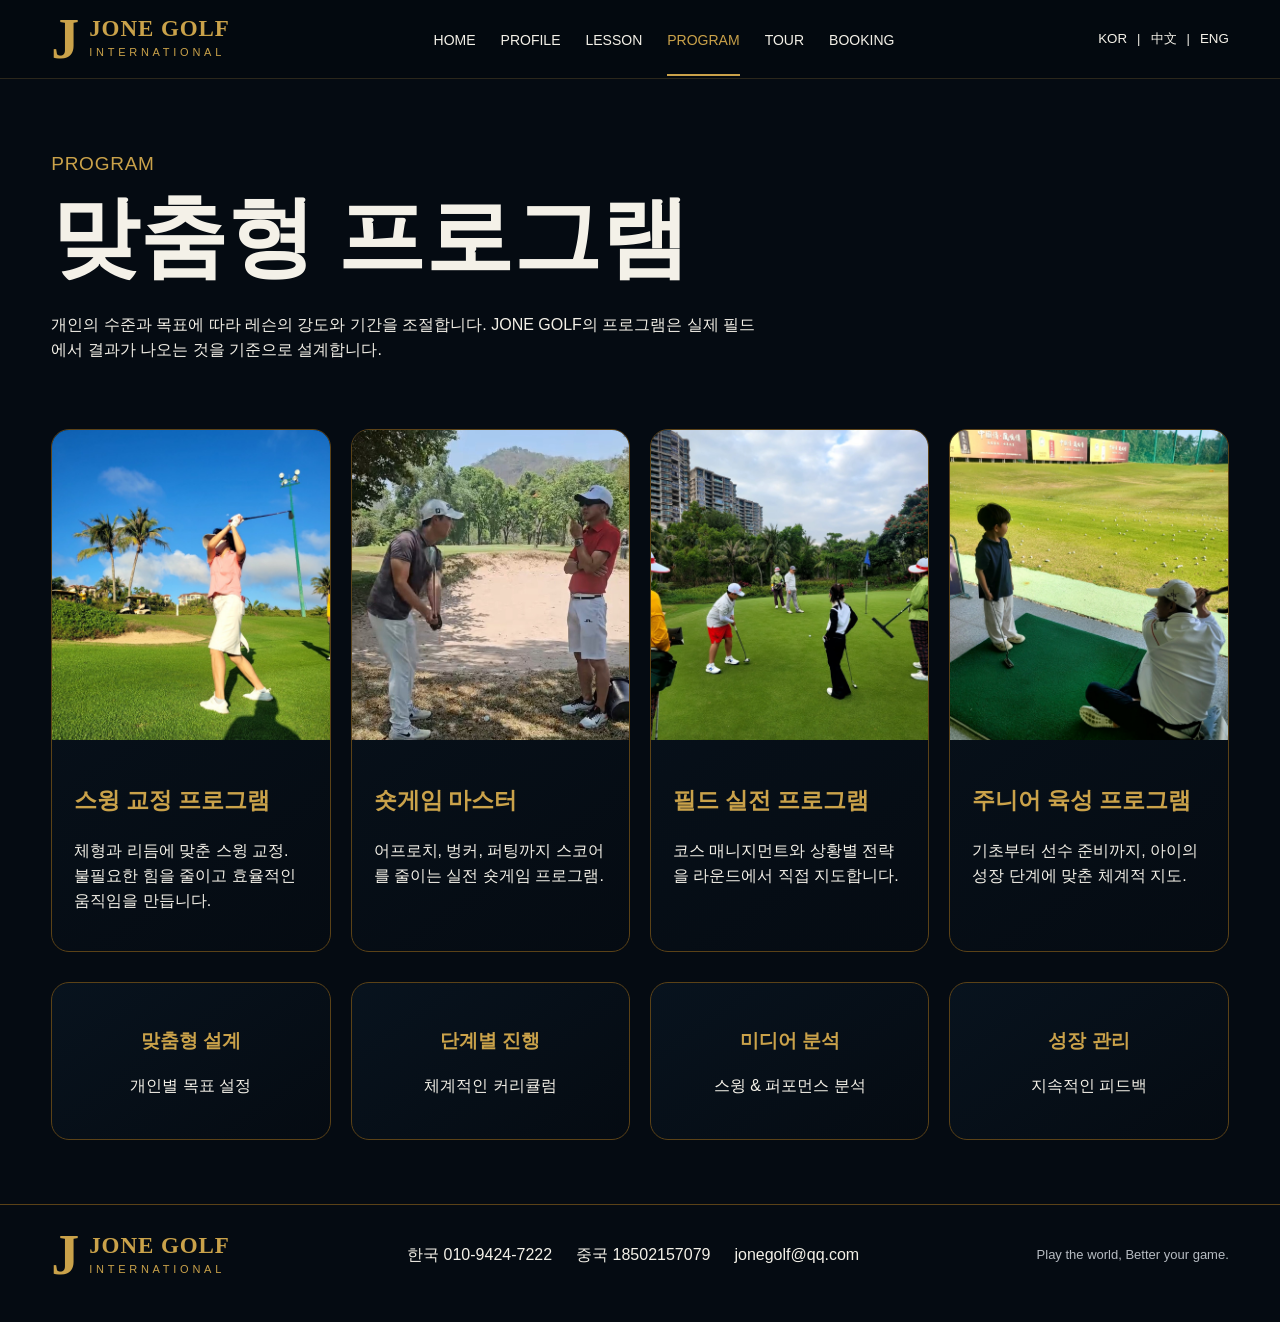
<file: program.html>
<!doctype html>
<html lang="ko">
<head>
<meta charset="utf-8"><meta name="viewport" content="width=device-width,initial-scale=1,viewport-fit=cover">
<meta name="theme-color" content="#050b12">
<title>PROGRAM | JONE GOLF</title>
<link rel="manifest" href="manifest.webmanifest">
<link rel="icon" href="assets/icon-192.png">
<link rel="stylesheet" href="styles.css">
</head>
<body class="">

<header class="header">
  <div class="container header-inner">
    <a class="brand" href="index.html"><span class="brand-j">J</span><span class="brand-text"><b>JONE GOLF</b><span>INTERNATIONAL</span></span></a>
    <nav class="nav">
      <a href="index.html">HOME</a>
      <a href="profile.html" data-i18n="profile">PROFILE</a>
      <a href="lesson.html" data-i18n="lesson">LESSON</a>
      <a href="program.html" class="active" data-i18n="program">PROGRAM</a>
      <a href="tour.html" data-i18n="tour">TOUR</a>
      <a href="booking.html" data-i18n="booking">BOOKING</a>
    </nav>
    <div class="lang"><button data-lang="ko">KOR</button><span>|</span><button data-lang="zh">中文</button><span>|</span><button data-lang="en">ENG</button></div>
    <button class="mobile-menu" aria-label="menu">☰</button>
  </div>
</header>


<main>
<section class="program-hero container">
  <div class="kicker">PROGRAM</div>
  <h1 class="page-title">맞춤형 프로그램</h1>
  <p style="max-width:720px">개인의 수준과 목표에 따라 레슨의 강도와 기간을 조절합니다. JONE GOLF의 프로그램은 실제 필드에서 결과가 나오는 것을 기준으로 설계합니다.</p>
</section>
<section class="container section" style="padding-top:20px">
  <div class="grid program-grid">
    <article class="card program-card"><img src="3211.jpg" alt="Swing program"><div class="body"><h3>스윙 교정 프로그램</h3><p>체형과 리듬에 맞춘 스윙 교정. 불필요한 힘을 줄이고 효율적인 움직임을 만듭니다.</p></div></article>
    <article class="card program-card"><img src="3476.jpg" alt="Short game program"><div class="body"><h3>숏게임 마스터</h3><p>어프로치, 벙커, 퍼팅까지 스코어를 줄이는 실전 숏게임 프로그램.</p></div></article>
    <article class="card program-card"><img src="3060.jpg" alt="Field program"><div class="body"><h3>필드 실전 프로그램</h3><p>코스 매니지먼트와 상황별 전략을 라운드에서 직접 지도합니다.</p></div></article>
    <article class="card program-card"><img src="2829.jpg" alt="Junior program"><div class="body"><h3>주니어 육성 프로그램</h3><p>기초부터 선수 준비까지, 아이의 성장 단계에 맞춘 체계적 지도.</p></div></article>
  </div>
  <div class="grid feature-row">
    <div class="card"><h3 class="gold">맞춤형 설계</h3><p>개인별 목표 설정</p></div>
    <div class="card"><h3 class="gold">단계별 진행</h3><p>체계적인 커리큘럼</p></div>
    <div class="card"><h3 class="gold">미디어 분석</h3><p>스윙 & 퍼포먼스 분석</p></div>
    <div class="card"><h3 class="gold">성장 관리</h3><p>지속적인 피드백</p></div>
  </div>
</section>
</main>


<footer class="footer">
  <div class="container footer-row">
    <div class="brand"><span class="brand-j">J</span><span class="brand-text"><b>JONE GOLF</b><span>INTERNATIONAL</span></span></div>
    <div class="contacts">
      <a href="tel:01094247222">한국 010-9424-7222</a>
      <a href="tel:18502157079">중국 18502157079</a>
      <a href="mailto:jonegolf@qq.com">jonegolf@qq.com</a>
    </div>
    <div class="small">Play the world, Better your game.</div>
  </div>
</footer>

<script src="app.js"></script>
</body></html>
</file>
<file: styles.css>
:root{
  --bg:#050b12; --panel:#07111c; --panel2:#0b1723; --gold:#caa24a;
  --gold2:#e0b856; --text:#f4f1e8; --muted:#b7bcc2; --line:#5b4217;
  --cream:#f6f1e6; --ink:#0b1d35; --radius:18px;
}
*{box-sizing:border-box}
html{scroll-behavior:smooth}
body{margin:0;background:var(--bg);color:var(--text);font-family:Arial,"Noto Sans KR",sans-serif;line-height:1.55}
a{text-decoration:none;color:inherit}
img,video{max-width:100%;display:block}
.container{width:min(1180px,92vw);margin:auto}
.gold{color:var(--gold)}
.serif{font-family:Georgia,"Times New Roman",serif}
.header{position:sticky;top:0;z-index:40;background:rgba(4,10,16,.96);border-bottom:1px solid rgba(202,162,74,.2);backdrop-filter:blur(10px)}
.header-inner{height:78px;display:flex;align-items:center;justify-content:space-between;gap:20px}
.brand{display:flex;align-items:center;gap:10px;color:var(--gold)}
.brand-j{font:700 56px Georgia;line-height:.8}
.brand-text b{display:block;font:700 23px Georgia;letter-spacing:.04em}
.brand-text span{display:block;font-size:11px;letter-spacing:.34em;margin-top:2px}
.nav{display:flex;align-items:center;gap:25px;font-size:14px}
.nav a{padding:28px 0 23px;border-bottom:2px solid transparent}
.nav a.active,.nav a:hover{color:var(--gold);border-color:var(--gold)}
.lang{display:flex;gap:10px;font-size:13px}
.lang button{background:none;border:0;color:var(--text);padding:0;cursor:pointer}
.lang button:hover{color:var(--gold)}
.mobile-menu{display:none;border:0;background:none;color:white;font-size:28px}
.page-title{font:700 clamp(48px,7vw,88px) Georgia;margin:0}
.kicker{color:var(--gold);letter-spacing:.04em;font-size:19px}
.btn{display:inline-flex;align-items:center;gap:10px;padding:14px 24px;border-radius:7px;background:var(--gold);color:#111;font-weight:700;border:0;cursor:pointer}
.btn-outline{background:transparent;color:var(--gold);border:1px solid var(--gold)}
.section{padding:64px 0}
.card{background:linear-gradient(145deg,#08131e,#050b12);border:1px solid var(--line);border-radius:var(--radius)}
.grid{display:grid;gap:20px}
.footer{border-top:1px solid var(--line);padding:28px 0 44px;color:var(--muted)}
.footer-row{display:flex;justify-content:space-between;gap:28px;align-items:center;flex-wrap:wrap}
.contacts{display:flex;gap:24px;flex-wrap:wrap}
.contacts a{color:var(--text)}
.small{font-size:13px;color:var(--muted)}
.bottom-nav{display:none}

/* Home */
.home{min-height:100svh;position:relative;overflow:hidden;background:#000}
.home video{position:absolute;inset:0;width:100%;height:100%;object-fit:cover;opacity:.82}
.home::after{content:"";position:absolute;inset:0;background:linear-gradient(90deg,rgba(0,0,0,.84) 0%,rgba(0,0,0,.35) 52%,rgba(0,0,0,.35) 100%),linear-gradient(0deg,#020605 0%,transparent 38%)}
.home-content{position:relative;z-index:2;min-height:calc(100svh - 78px);display:flex;flex-direction:column;justify-content:flex-end;padding:40px 0 48px}
.home-copy{max-width:600px;margin-bottom:90px}
.home-script{font:italic 43px Georgia;color:var(--gold);line-height:1.18;margin-bottom:26px}
.home-copy h1{font:700 clamp(50px,8vw,95px) Georgia;margin:0 0 20px}
.home-copy .ko{font-size:30px;margin:12px 0}
.home-copy .zh{font-size:18px;color:#ddd}
.home-links{display:grid;grid-template-columns:repeat(5,1fr);gap:0;background:rgba(5,14,16,.62);border-top:1px solid rgba(202,162,74,.4);border-bottom:1px solid rgba(202,162,74,.25)}
.home-links a{text-align:center;padding:20px 8px;border-right:1px solid rgba(255,255,255,.15)}
.home-links a:last-child{border-right:0}
.home-links strong{display:block;color:var(--gold);font-size:22px;margin-bottom:6px}
.scroll-mark{text-align:center;margin-top:24px;color:#eee}

/* Profile */
.profile-hero{display:grid;grid-template-columns:1fr 1.05fr;min-height:580px;background:#030506}
.profile-photo{background:url('assets/8145.jpg') center/cover no-repeat;min-height:580px}
.profile-copy{padding:60px;display:flex;flex-direction:column;justify-content:center}
.profile-copy h1{font:700 clamp(48px,6vw,84px) Georgia;margin:4px 0}
.profile-copy .big{font:700 76px Georgia;color:var(--gold);line-height:1}
.profile-stats{grid-template-columns:repeat(4,1fr);margin-top:0}
.profile-stats .card{padding:28px 22px;border-radius:0;text-align:center}
.profile-stats h3{color:var(--gold);font:700 21px Georgia;margin:10px 0}
.profile-detail{grid-template-columns:1fr 1fr;margin-top:28px}
.profile-detail .card{padding:30px}
.profile-detail h2{color:var(--gold);font:700 28px Georgia;margin-top:0}
.timeline{border-left:2px solid var(--gold);padding-left:20px}
.timeline p{margin:0 0 20px}

/* Lesson */
.lesson-hero{grid-template-columns:1fr 1fr;align-items:center}
.lesson-hero .copy{padding:26px}
.lesson-hero img{height:500px;width:100%;object-fit:contain;background:#030303;border:1px solid var(--line)}
.lesson-cards{grid-template-columns:repeat(4,1fr);margin-top:35px}
.lesson-card{overflow:hidden}
.lesson-card img{width:100%;height:260px;object-fit:contain;background:#030303}
.lesson-card .body{padding:20px}
.lesson-card h3{font:700 23px Georgia;color:var(--gold);margin:0 0 8px}
.philosophy{padding:34px;margin-top:35px}
.philosophy h2{font:700 clamp(30px,4vw,50px) Georgia;margin:8px 0}
.philosophy-strip{grid-template-columns:1fr 1fr;margin-top:25px}
.philosophy-strip img{height:260px;width:100%;object-fit:contain;background:#030303}

/* Program */
.program-hero{padding:70px 0 30px}
.program-grid{grid-template-columns:repeat(4,1fr)}
.program-card{overflow:hidden}
.program-card img{height:310px;width:100%;object-fit:cover}
.program-card .body{padding:22px}
.program-card h3{color:var(--gold);font:700 23px Georgia}
.feature-row{grid-template-columns:repeat(4,1fr);margin-top:30px}
.feature-row .card{padding:24px;text-align:center}

/* Tour */
.tour-page{background:var(--cream);color:var(--ink)}
.tour-page .header{background:rgba(246,241,230,.96)}
.tour-page .header .nav a,.tour-page .header .lang button{color:var(--ink)}
.tour-page .header .nav a.active{color:#9d771f}
.tour-page .brand{color:#a57b24}
.tour-hero{position:relative;min-height:520px;background:linear-gradient(90deg,rgba(246,241,230,.97) 0%,rgba(246,241,230,.9) 40%,rgba(246,241,230,.1) 65%),url('assets/tour-hero.jpg') right center/58% 100% no-repeat}
.tour-hero .container{padding-top:70px}
.tour-hero h1{font:700 clamp(46px,6vw,78px) Georgia;margin:12px 0 22px;max-width:610px}
.tour-features{grid-template-columns:repeat(6,1fr);background:white;padding:18px;border-radius:20px;box-shadow:0 12px 28px rgba(0,0,0,.1);margin-top:-45px;position:relative;z-index:3}
.tour-features div{text-align:center;padding:18px 12px;border-right:1px solid #ded4bf}
.tour-features div:last-child{border-right:0}
.tour-features b{display:block;color:#0a1b33;margin:8px 0}
.steps{grid-template-columns:repeat(5,1fr)}
.step{background:#fff;border:1px solid #ddd0ba;border-radius:12px;overflow:hidden;text-align:center;padding-bottom:18px}
.step img{width:100%;height:150px;object-fit:cover}
.step b{display:block;margin:14px 0 5px}
.destinations{grid-template-columns:repeat(5,1fr)}
.destination{position:relative;min-height:270px;border-radius:13px;overflow:hidden;color:white;background:#123}
.destination img{position:absolute;inset:0;width:100%;height:100%;object-fit:cover}
.destination::after{content:"";position:absolute;inset:0;background:linear-gradient(0deg,rgba(0,20,25,.92),transparent 66%)}
.destination .label{position:absolute;z-index:2;left:18px;bottom:18px}
.destination h3{font:700 28px Georgia;margin:0}
.experience-strip img{width:100%;border-radius:14px}

/* Booking */
.booking-hero{min-height:390px;background:linear-gradient(90deg,rgba(5,11,18,.92),rgba(5,11,18,.3)),url('assets/booking-hero.jpg') right center/60% 100% no-repeat}
.booking-hero .container{padding-top:55px}
.booking-hero h1{font:700 clamp(54px,7vw,90px) Georgia;margin:0 0 10px}
.booking-wrap{grid-template-columns:2fr 1fr;align-items:start;margin-top:-20px;position:relative;z-index:3}
.booking-form{padding:30px}
.program-picks{grid-template-columns:1fr 1fr;margin:18px 0 25px}
.pick{padding:28px;text-align:center;cursor:pointer;border:1px solid #5c6470;border-radius:12px}
.pick.active{border-color:var(--gold);box-shadow:0 0 0 1px var(--gold) inset}
.pick .icon{font-size:48px;color:var(--gold)}
.field-row{display:grid;grid-template-columns:140px 1fr;gap:16px;align-items:center;margin:14px 0}
.field-row label{font-weight:700}
input,select,textarea{width:100%;background:#07111c;border:1px solid #4d5965;color:white;border-radius:8px;padding:14px 15px;font-size:16px}
textarea{min-height:130px;resize:vertical}
.booking-side{padding:28px}
.booking-side h2{font:700 28px Georgia;margin-top:0}
.value{display:flex;gap:14px;margin:22px 0}
.value .vicon{color:var(--gold);font-size:32px}
.process{grid-template-columns:repeat(3,1fr);padding:22px;margin-top:18px}
.process .item{text-align:center;padding:10px 20px;border-right:1px solid var(--line)}
.process .item:last-child{border-right:0}
.process strong{display:block;color:var(--gold);font-size:19px}
.family-banner{margin-top:28px;border-radius:15px;overflow:hidden;position:relative}
.family-banner img{width:100%}
.family-banner .overlay{position:absolute;inset:0;display:flex;align-items:center;padding:34px;background:linear-gradient(90deg,rgba(1,8,12,.78),transparent 62%)}
.family-banner h2{font:italic 38px Georgia;margin:0}

/* utility responsive */
@media(max-width:900px){
  .nav{display:none;position:absolute;top:78px;left:0;right:0;background:#050b12;padding:15px 24px;flex-direction:column;align-items:flex-start;gap:0}
  .nav.open{display:flex}
  .nav a{padding:12px 0;width:100%}
  .mobile-menu{display:block}
  .profile-hero,.lesson-hero,.booking-wrap{grid-template-columns:1fr}
  .profile-photo{min-height:480px}
  .profile-copy{padding:38px 26px}
  .profile-stats,.lesson-cards,.program-grid,.feature-row{grid-template-columns:1fr 1fr}
  .tour-features{grid-template-columns:1fr 1fr 1fr}
  .tour-features div{border-right:0}
  .steps,.destinations{grid-template-columns:1fr 1fr}
  .booking-hero{background-size:cover;background-position:center}
}
@media(max-width:640px){
  .header-inner{height:68px}
  .brand-j{font-size:43px}.brand-text b{font-size:18px}.brand-text span{font-size:9px}
  .lang{display:none}
  .home-content{min-height:calc(100svh - 68px);padding-bottom:20px}
  .home-copy{margin-bottom:30px}.home-script{font-size:30px}.home-copy .ko{font-size:24px}
  .home-links{grid-template-columns:repeat(5,1fr)}
  .home-links a{padding:14px 3px;font-size:11px}.home-links strong{font-size:18px}
  .profile-stats,.profile-detail,.lesson-cards,.program-grid,.feature-row,.tour-features,.steps,.destinations,.program-picks,.process{grid-template-columns:1fr}
  .tour-hero{background:linear-gradient(180deg,rgba(246,241,230,.96),rgba(246,241,230,.82)),url('assets/tour-hero.jpg') center/cover no-repeat}
  .field-row{grid-template-columns:1fr;gap:6px}
  .process .item{border-right:0;border-bottom:1px solid var(--line)}
  .process .item:last-child{border-bottom:0}
  .footer-row{align-items:flex-start;flex-direction:column}
}
</file>
